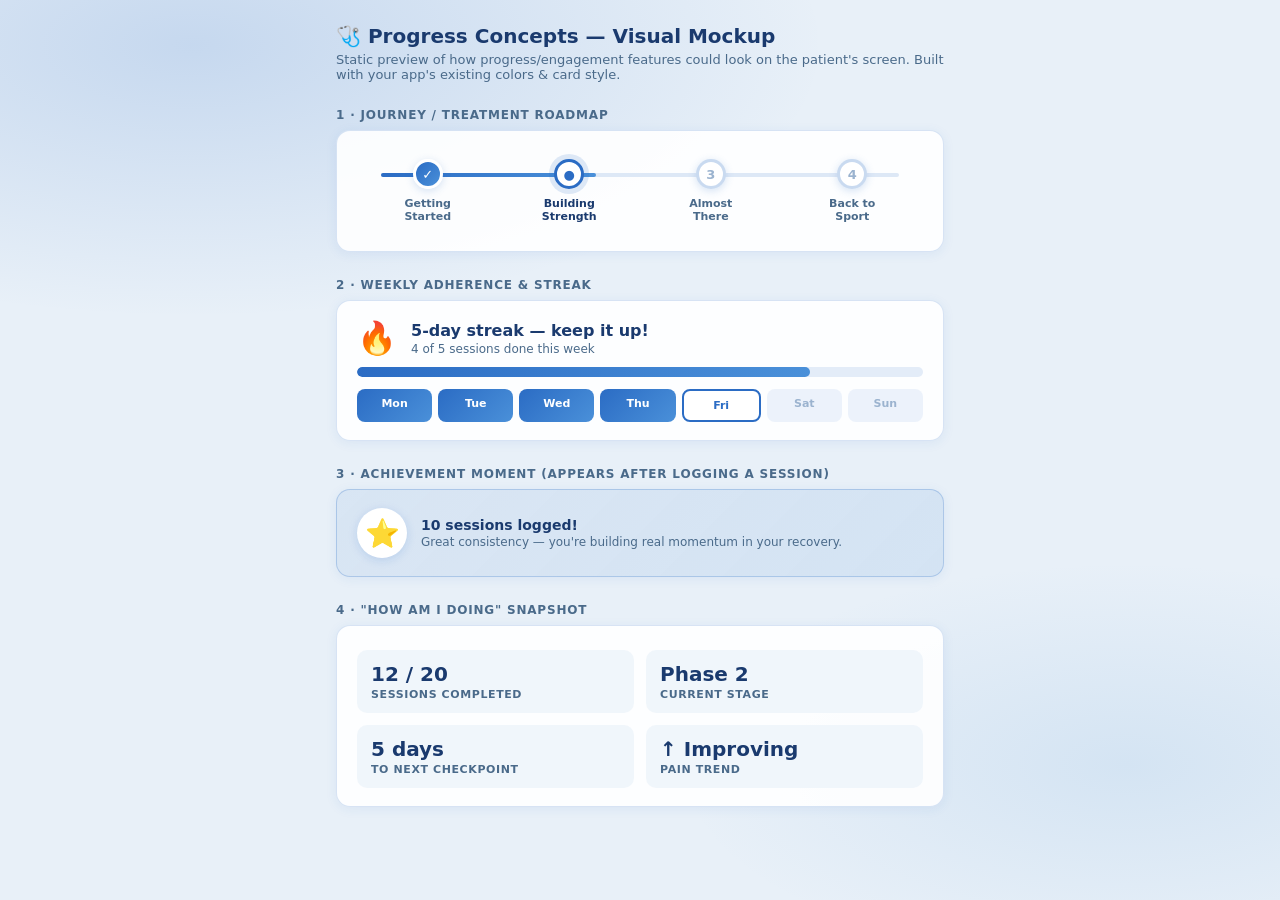
<file: progress_mockup.html>
<!DOCTYPE html>
<html lang="en">
<head>
<meta charset="UTF-8">
<meta name="viewport" content="width=device-width, initial-scale=1.0">
<title>ElitePhysio — Progress Concepts (Mockup)</title>
<style>
*{box-sizing:border-box;margin:0;padding:0}
body{font-family:'Inter','Heebo',system-ui,sans-serif;font-size:14px;color:#1a2535;background:#e8f0f8;min-height:100vh}
body::before{content:"";position:fixed;inset:0;z-index:-1;
  background:radial-gradient(ellipse 90% 55% at 15% 5%,rgba(43,108,196,0.18) 0%,transparent 55%),
  radial-gradient(ellipse 70% 45% at 88% 85%,rgba(91,155,213,0.14) 0%,transparent 50%);
  background-color:#e8f0f8}
.page{max-width:640px;margin:0 auto;padding:24px 16px}
h1{color:#1a3a6e;font-size:20px;margin-bottom:4px}
.sub{color:#4a6a8a;font-size:13px;margin-bottom:22px}
.label{font-size:12px;color:#4a6a8a;text-transform:uppercase;letter-spacing:.8px;font-weight:700;margin:26px 0 8px}
.card{background:rgba(255,255,255,0.9);border:1px solid rgba(43,108,196,0.18);
  border-radius:14px;padding:18px 20px;margin-bottom:6px;box-shadow:0 2px 12px rgba(43,108,196,.08)}

/* 1. Journey map */
.journey{display:flex;align-items:center;justify-content:space-between;position:relative;padding:10px 0}
.journey::before{content:"";position:absolute;top:24px;left:24px;right:24px;height:4px;background:rgba(43,108,196,.15);border-radius:2px;z-index:0}
.journey-fill{position:absolute;top:24px;left:24px;height:4px;background:linear-gradient(90deg,#2B6CC4,#4a90d9);border-radius:2px;z-index:0;width:38%}
.step{position:relative;z-index:1;display:flex;flex-direction:column;align-items:center;gap:8px;flex:1}
.dot{width:30px;height:30px;border-radius:50%;display:flex;align-items:center;justify-content:center;font-weight:700;font-size:13px;border:3px solid #fff;box-shadow:0 2px 8px rgba(43,108,196,.2)}
.dot.done{background:linear-gradient(135deg,#2B6CC4,#4a90d9);color:#fff}
.dot.now{background:#fff;border-color:#2B6CC4;color:#2B6CC4;box-shadow:0 0 0 5px rgba(43,108,196,.15)}
.dot.todo{background:#fff;border-color:rgba(43,108,196,.25);color:#9bb3cf}
.step-lbl{font-size:11px;text-align:center;color:#4a6a8a;font-weight:600;max-width:70px}
.step.now .step-lbl{color:#1a3a6e;font-weight:700}

/* 2. Weekly streak */
.streak-row{display:flex;align-items:center;gap:14px}
.streak-flame{font-size:32px}
.streak-text b{color:#1a3a6e;font-size:16px}
.streak-text div{color:#4a6a8a;font-size:12px;margin-top:2px}
.bar-bg{background:rgba(43,108,196,.12);border-radius:6px;height:10px;overflow:hidden;margin-top:10px}
.bar-fill{height:100%;border-radius:6px;background:linear-gradient(90deg,#2B6CC4,#4a90d9)}
.dayrow{display:flex;gap:6px;margin-top:12px}
.dchip{flex:1;text-align:center;font-size:11px;font-weight:700;border-radius:8px;padding:8px 0;color:#9bb3cf;background:rgba(43,108,196,.08)}
.dchip.done{background:linear-gradient(135deg,#2B6CC4,#4a90d9);color:#fff}
.dchip.today{border:2px solid #2B6CC4;color:#2B6CC4;background:#fff}

/* 3. Achievement toast */
.ach{display:flex;align-items:center;gap:14px;background:linear-gradient(135deg,rgba(43,108,196,.08),rgba(74,144,217,.12));border:1px solid rgba(43,108,196,.25)}
.ach-icon{font-size:28px;background:#fff;border-radius:50%;width:50px;height:50px;display:flex;align-items:center;justify-content:center;box-shadow:0 2px 10px rgba(43,108,196,.18);flex-shrink:0}
.ach b{color:#1a3a6e;font-size:14px}
.ach div.d{color:#4a6a8a;font-size:12px;margin-top:2px}

/* 4. Snapshot card */
.snap-grid{display:grid;grid-template-columns:1fr 1fr;gap:12px;margin-top:6px}
.snap-item{background:rgba(232,240,248,.6);border-radius:10px;padding:12px 14px}
.snap-item .num{font-size:20px;font-weight:800;color:#1a3a6e}
.snap-item .lbl2{font-size:11px;color:#4a6a8a;text-transform:uppercase;letter-spacing:.6px;font-weight:600;margin-top:2px}
</style>
</head>
<body>
<div class="page">
  <h1>🩺 Progress Concepts — Visual Mockup</h1>
  <div class="sub">Static preview of how progress/engagement features could look on the patient's screen. Built with your app's existing colors &amp; card style.</div>

  <div class="label">1 · Journey / Treatment Roadmap</div>
  <div class="card">
    <div class="journey">
      <div class="journey-fill"></div>
      <div class="step"><div class="dot done">✓</div><div class="step-lbl">Getting Started</div></div>
      <div class="step now"><div class="dot now">●</div><div class="step-lbl">Building Strength</div></div>
      <div class="step"><div class="dot todo">3</div><div class="step-lbl">Almost There</div></div>
      <div class="step"><div class="dot todo">4</div><div class="step-lbl">Back to Sport</div></div>
    </div>
  </div>

  <div class="label">2 · Weekly Adherence &amp; Streak</div>
  <div class="card">
    <div class="streak-row">
      <div class="streak-flame">🔥</div>
      <div class="streak-text">
        <b>5-day streak — keep it up!</b>
        <div>4 of 5 sessions done this week</div>
      </div>
    </div>
    <div class="bar-bg"><div class="bar-fill" style="width:80%"></div></div>
    <div class="dayrow">
      <div class="dchip done">Mon</div>
      <div class="dchip done">Tue</div>
      <div class="dchip done">Wed</div>
      <div class="dchip done">Thu</div>
      <div class="dchip today">Fri</div>
      <div class="dchip">Sat</div>
      <div class="dchip">Sun</div>
    </div>
  </div>

  <div class="label">3 · Achievement Moment (appears after logging a session)</div>
  <div class="card ach">
    <div class="ach-icon">⭐</div>
    <div>
      <b>10 sessions logged!</b>
      <div class="d">Great consistency — you're building real momentum in your recovery.</div>
    </div>
  </div>

  <div class="label">4 · "How Am I Doing" Snapshot</div>
  <div class="card">
    <div class="snap-grid">
      <div class="snap-item"><div class="num">12 / 20</div><div class="lbl2">Sessions Completed</div></div>
      <div class="snap-item"><div class="num">Phase 2</div><div class="lbl2">Current Stage</div></div>
      <div class="snap-item"><div class="num">5 days</div><div class="lbl2">To Next Checkpoint</div></div>
      <div class="snap-item"><div class="num">↑ Improving</div><div class="lbl2">Pain Trend</div></div>
    </div>
  </div>
</div>
</body>
</html>
</file>
